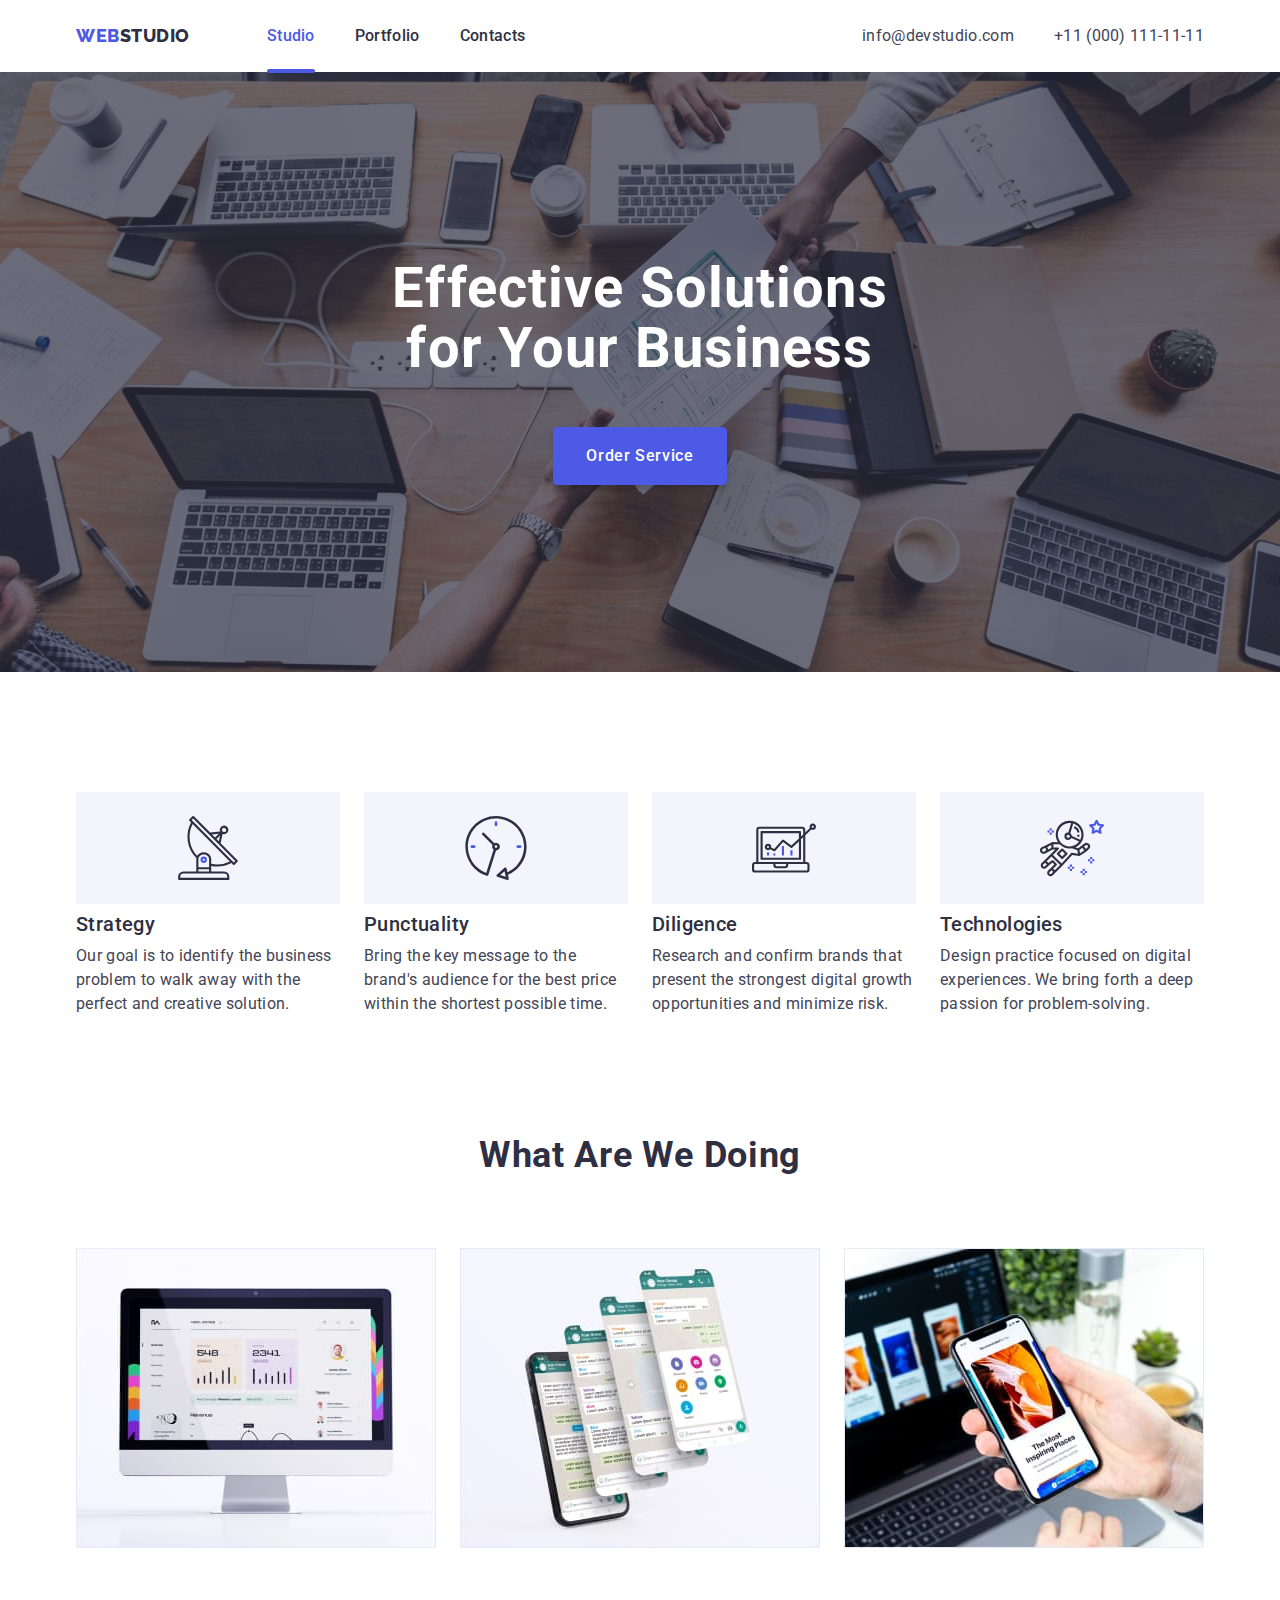
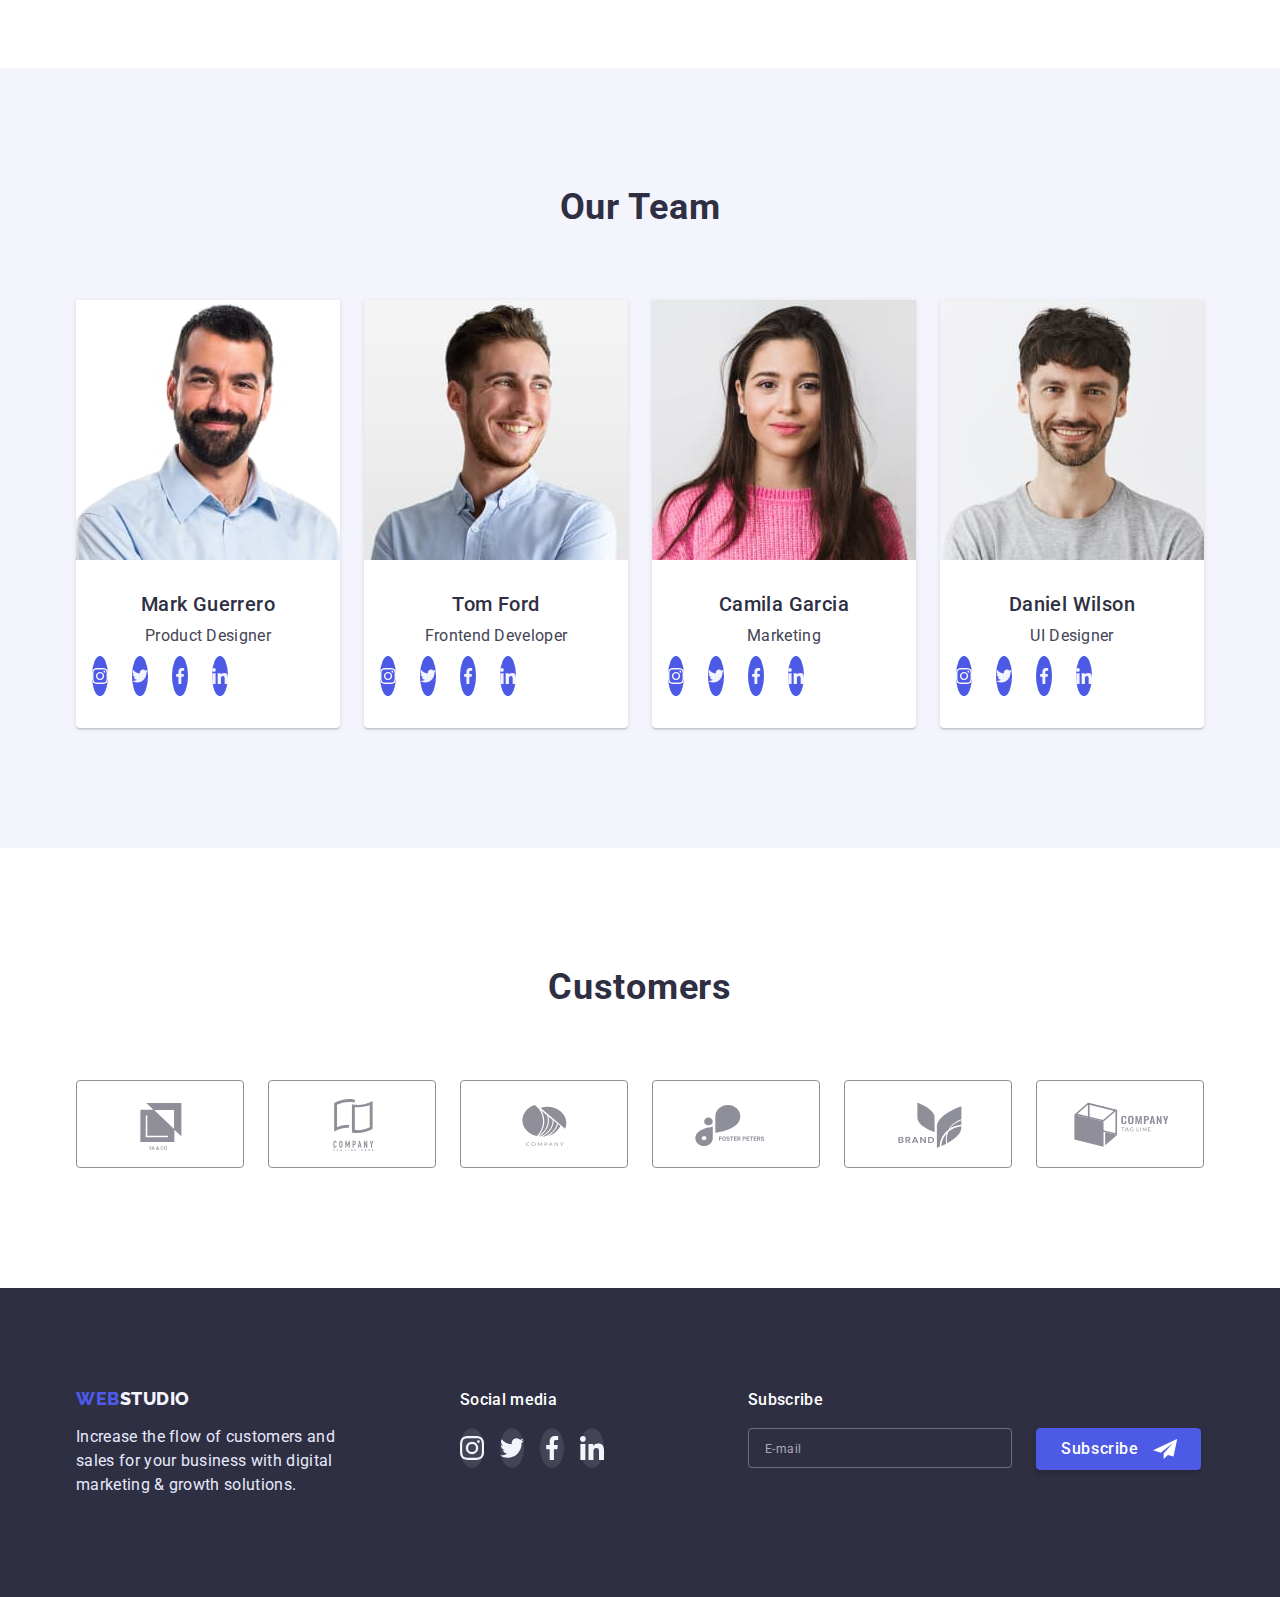
<file: index.html>
<!DOCTYPE html>
<html lang="en">
  <head>
    <meta charset="UTF-8" />
    <meta http-equiv="X-UA-Compatible" content="IE=edge" />
    <meta name="viewport" content="width=device-width, initial-scale=1.0" />
    <link rel="preconnect" href="https://fonts.googleapis.com" />
    <link rel="preconnect" href="https://fonts.gstatic.com" crossorigin />

    <link
      href="https://fonts.googleapis.com/css2?family=Raleway:wght@800&family=Roboto:wght@400;500;700&display=swap"
      rel="stylesheet"
    />
    <link
      rel="stylesheet"
      href="https://cdnjs.cloudflare.com/ajax/libs/modern-normalize/1.1.0/modern-normalize.min.css"
    />
    <!-- <link
    rel="stylesheet"
    href="./css/normal.css"
  /> -->
    <link rel="stylesheet" href="./css/styles.css" />
    <link rel="stylesheet" href="./css/mobil.css" />
    <link rel="stylesheet" href="./css/tablet.css" />
    <link rel="stylesheet" href="./css/desktop.css" />
    <title>WebStudio</title>
  </head>

  <body>
    <header class="header">
      <div class="container">
        <a class="header-logo link" href="./index.html">
          <span class="logo-web"> WEB</span>STUDIO</a
        >
        <nav class="header-navigation">
          <ul class="navigation-list list">
            <li class="navigation-item">
              <a class="item-link link current" href="./index.html">Studio</a>
            </li>
            <li class="navigation-item">
              <a class="item-link link" href="./portfolio.html">Portfolio</a>
            </li>
            <li class="navigation-item">
              <a class="item-link link" href="#">Contacts</a>
            </li>
          </ul>
        </nav>

        <ul class="header-contacts list">
          <li class="contacts-item">
            <a class="contacts-link link" href="mailto:info@devstudio.com"
              >info@devstudio.com</a
            >
          </li>
          <li class="contacts-item">
            <a class="contacts-link link" href="tel:+110001111111"
              >+11 (000) 111-11-11</a
            >
          </li>
        </ul>

        <button type="button" class="menu-open" data-menu-open>
          <svg class="menu-open-icon" width="32" height="22">
            <use href="./images/symbol-defs.svg#icon-menu"></use>
          </svg>
        </button>

        <div class="mob-menu is-hidden" data-menu>
          <div class="container">
            <div>
              <!-- <div class="menu-close"> -->
              <button type="button" class="menu-close" data-menu-close>
                <svg class="menu-close-icon" width="8" height="8">
                  <use href="./images/symbol-defs.svg#icon-close"></use>
                </svg>
              </button>
              <!-- </div> -->
              <nav>
                <ul class="mob-menu-list list">
                  <li class="mob-menu-item">
                    <a class="item-link link" href="./index.html">Studio</a>
                  </li>
                  <li class="mob-menu-item">
                    <a class="item-link link" href="./portfolio.html"
                      >Portfolio</a
                    >
                  </li>
                  <li class="mob-menu-item">
                    <a class="item-link link current" href="#">Contacts</a>
                  </li>
                </ul>
              </nav>
            </div>

            <div>
              <ul class="mob-menu-contacts list">
                <li class="mob-menu-contacts-item-tel">
                  <a
                    class="mob-menu-contacts-link-tel link"
                    href="tel:+110001111111"
                    >+11 (000) 111-11-11</a
                  >
                </li>

                <li class="mob-menu-contacts-item">
                  <a
                    class="mob-menu-contacts-link link"
                    href="mailto:info@devstudio.com"
                    >info@devstudio.com</a
                  >
                </li>
              </ul>

              <ul class="mob-menu-soc-list list">
                <li class="mob-menu-soc-item">
                  <a href="" class="mob-menu-soc-link link"
                    ><svg class="mob-menu-soc-icon" width="24" height="24">
                      <use href="./images/symbol-defs.svg#icon-instagram"></use>
                    </svg>
                  </a>
                </li>
                <li class="mob-menu-soc-item">
                  <a href="" class="mob-menu-soc-link link"
                    ><svg class="mob-menu-soc-icon" width="24" height="24">
                      <use href="./images/symbol-defs.svg#icon-twitter"></use>
                    </svg>
                  </a>
                </li>
                <li class="mob-menu-soc-item">
                  <a href="" class="mob-menu-soc-link link"
                    ><svg class="mob-menu-soc-icon" width="24" height="24">
                      <use href="./images/symbol-defs.svg#icon-facebook"></use>
                    </svg>
                  </a>
                </li>
                <li class="mob-menu-soc-item">
                  <a href="" class="mob-menu-soc-link link"
                    ><svg class="mob-menu-soc-icon" width="24" height="24">
                      <use href="./images/symbol-defs.svg#icon-linkedin"></use>
                    </svg>
                  </a>
                </li>
              </ul>
            </div>
          </div>
        </div>
      </div>
    </header>

    <main>
      <!-- Hero -->
      <div>
        <section class="hero">
          <div class="container hero-text">
            <h1 class="hero-title">Effective Solutions for Your Business</h1>
            <button class="hero-btn btn" type="button" data-modal-open>
              Order Service
            </button>
          </div>
        </section>
      </div>
      <!-- Advantages -->
      <section class="advantages section">
        <div class="container">
          <h2 class="advantages-title visually-hidden">Advantages</h2>
          <ul class="advantages-list list">
            <li class="advantages-item icon-strategy">
              <h3 class="item-title">Strategy</h3>
              <p class="item-text">
                Our goal is to identify the business problem to walk away with
                the perfect and creative solution.
              </p>
            </li>
            <li class="advantages-item icon-punctuality">
              <h3 class="item-title">Punctuality</h3>
              <p class="item-text">
                Bring the key message to the brand's audience for the best price
                within the shortest possible time.
              </p>
            </li>
            <li class="advantages-item icon-diligence">
              <h3 class="item-title">Diligence</h3>
              <p class="item-text">
                Research and confirm brands that present the strongest digital
                growth opportunities and minimize risk.
              </p>
            </li>
            <li class="advantages-item icon-technologies">
              <h3 class="item-title">Technologies</h3>
              <p class="item-text">
                Design practice focused on digital experiences. We bring forth a
                deep passion for problem-solving.
              </p>
            </li>
          </ul>
        </div>
      </section>
      <!-- Works -->
      <section class="works section">
        <div class="container">
          <h2 class="works-title title">What Are We Doing</h2>
          <ul class="works-list list">
            <li class="works-item">
              <img
                src="./images/img_1.jpg"
                alt="websites"
                srcset="./images/img_1.jpg 1x, ./images/img_1@2x.jpg 2x"
                width="360"
              />
            </li>
            <li class="works-item">
              <img
                src="./images/img_2.jpg"
                alt="messengers"
                srcset="./images/img_2.jpg 1x, ./images/img_2@2x.jpg 2x"
                width="360"
              />
            </li>
            <li class="works-item">
              <img
                src="./images/img_3.jpg"
                alt="mobile applications"
                srcset="./images/img_3.jpg 1x, ./images/img_3@2x.jpg 2x"
                width="360"
              />
            </li>
          </ul>
        </div>
      </section>
      <!-- Team -->
      <section class="team section">
        <div class="container">
          <h2 class="team-title title">Our Team</h2>
          <ul class="team-list list">
            <li class="team-item">
              <div class="team-card">
                <img
                  src="./images/guerrero.jpg"
                  alt="photo Mark Guerrero"
                  srcset="./images/guerrero.jpg 1x, ./images/guerrero@2x.jpg 2x"
                  width="264"
                />
                <div class="team-card-content">
                  <h3 class="item-title">Mark Guerrero</h3>
                  <p class="item-text">Product Designer</p>
                  <ul class="team-soc-list list">
                    <li class="team-soc-item">
                      <a href="" class="team-soc-link link"
                        ><svg class="team-soc-icon" width="16" height="16">
                          <use
                            href="./images/symbol-defs.svg#icon-instagram"
                          ></use>
                        </svg>
                      </a>
                    </li>
                    <li class="team-soc-item">
                      <a href="" class="team-soc-link link"
                        ><svg class="team-soc-icon" width="16" height="16">
                          <use
                            href="./images/symbol-defs.svg#icon-twitter"
                          ></use>
                        </svg>
                      </a>
                    </li>
                    <li class="team-soc-item">
                      <a href="" class="team-soc-link link"
                        ><svg class="team-soc-icon" width="16" height="16">
                          <use
                            href="./images/symbol-defs.svg#icon-facebook"
                          ></use>
                        </svg>
                      </a>
                    </li>
                    <li class="team-soc-item">
                      <a href="" class="team-soc-link link"
                        ><svg class="team-soc-icon" width="16" height="16">
                          <use
                            href="./images/symbol-defs.svg#icon-linkedin"
                          ></use>
                        </svg>
                      </a>
                    </li>
                  </ul>
                </div>
              </div>
            </li>
            <li class="team-item">
              <div class="team-card">
                <img
                  src="./images/ford.jpg"
                  alt="photo Tom Ford"
                  srcset="./images/ford.jpg 1x, ./images/ford@2x.jpg 2x"
                  width="264"
                />
                <div class="team-card-content">
                  <h3 class="item-title">Tom Ford</h3>
                  <p class="item-text">Frontend Developer</p>
                  <ul class="team-soc-list list">
                    <li class="team-soc-item">
                      <a href="" class="team-soc-link link"
                        ><svg class="team-soc-icon" width="16" height="16">
                          <use
                            href="./images/symbol-defs.svg#icon-instagram"
                          ></use>
                        </svg>
                      </a>
                    </li>
                    <li class="team-soc-item">
                      <a href="" class="team-soc-link link"
                        ><svg class="team-soc-icon" width="16" height="16">
                          <use
                            href="./images/symbol-defs.svg#icon-twitter"
                          ></use>
                        </svg>
                      </a>
                    </li>
                    <li class="team-soc-item">
                      <a href="" class="team-soc-link link"
                        ><svg class="team-soc-icon" width="16" height="16">
                          <use
                            href="./images/symbol-defs.svg#icon-facebook"
                          ></use>
                        </svg>
                      </a>
                    </li>
                    <li class="team-soc-item">
                      <a href="" class="team-soc-link link"
                        ><svg class="team-soc-icon" width="16" height="16">
                          <use
                            href="./images/symbol-defs.svg#icon-linkedin"
                          ></use>
                        </svg>
                      </a>
                    </li>
                  </ul>
                </div>
              </div>
            </li>
            <li class="team-item">
              <div class="team-card">
                <img
                  src="./images/garcia.jpg"
                  alt="photo Camila Garcia"
                  srcset="./images/garcia.jpg 1x, ./images/garcia@2x.jpg 2x"
                  width="264"
                />
                <div class="team-card-content">
                  <h3 class="item-title">Camila Garcia</h3>
                  <p class="item-text">Marketing</p>
                  <ul class="team-soc-list list">
                    <li class="team-soc-item">
                      <a href="" class="team-soc-link link"
                        ><svg class="team-soc-icon" width="16" height="16">
                          <use
                            href="./images/symbol-defs.svg#icon-instagram"
                          ></use>
                        </svg>
                      </a>
                    </li>
                    <li class="team-soc-item">
                      <a href="" class="team-soc-link link"
                        ><svg class="team-soc-icon" width="16" height="16">
                          <use
                            href="./images/symbol-defs.svg#icon-twitter"
                          ></use>
                        </svg>
                      </a>
                    </li>
                    <li class="team-soc-item">
                      <a href="" class="team-soc-link link"
                        ><svg class="team-soc-icon" width="16" height="16">
                          <use
                            href="./images/symbol-defs.svg#icon-facebook"
                          ></use>
                        </svg>
                      </a>
                    </li>
                    <li class="team-soc-item">
                      <a href="" class="team-soc-link link"
                        ><svg class="team-soc-icon" width="16" height="16">
                          <use
                            href="./images/symbol-defs.svg#icon-linkedin"
                          ></use>
                        </svg>
                      </a>
                    </li>
                  </ul>
                </div>
              </div>
            </li>
            <li class="team-item">
              <div class="team-card">
                <img
                  src="./images/wilson.jpg"
                  alt="photo Daniel Wilson"
                  srcset="./images/wilson.jpg 1x, ./images/wilson@2x.jpg 2x"
                  width="264"
                />
                <div class="team-card-content">
                  <h3 class="item-title">Daniel Wilson</h3>
                  <p class="item-text">UI Designer</p>
                  <ul class="team-soc-list list">
                    <li class="team-soc-item">
                      <a href="" class="team-soc-link link"
                        ><svg class="team-soc-icon" width="16" height="16">
                          <use
                            href="./images/symbol-defs.svg#icon-instagram"
                          ></use>
                        </svg>
                      </a>
                    </li>
                    <li class="team-soc-item">
                      <a href="" class="team-soc-link link"
                        ><svg class="team-soc-icon" width="16" height="16">
                          <use
                            href="./images/symbol-defs.svg#icon-twitter"
                          ></use>
                        </svg>
                      </a>
                    </li>
                    <li class="team-soc-item">
                      <a href="" class="team-soc-link link"
                        ><svg class="team-soc-icon" width="16" height="16">
                          <use
                            href="./images/symbol-defs.svg#icon-facebook"
                          ></use>
                        </svg>
                      </a>
                    </li>
                    <li class="team-soc-item">
                      <a href="" class="team-soc-link link"
                        ><svg class="team-soc-icon" width="16" height="16">
                          <use
                            href="./images/symbol-defs.svg#icon-linkedin"
                          ></use>
                        </svg>
                      </a>
                    </li>
                  </ul>
                </div>
              </div>
            </li>
          </ul>
        </div>
      </section>

      <!-- Customers -->
      <section class="customers section">
        <div class="container">
          <h2 class="customers-title title">Customers</h2>
          <ul class="customers-list list">
            <li class="customers-item">
              <a href="" class="customers-link link">
                <svg class="customers-icon" width="104" height="56">
                  <use href="./images/symbol-defs.svg#icon-logo1"></use>
                </svg>
              </a>
            </li>
            <li class="customers-item">
              <a href="" class="customers-link link">
                <svg class="customers-icon" width="104" height="56">
                  <use href="./images/symbol-defs.svg#icon-logo2"></use>
                </svg>
              </a>
            </li>
            <li class="customers-item">
              <a href="" class="customers-link link">
                <svg class="customers-icon" width="104" height="56">
                  <use href="./images/symbol-defs.svg#icon-logo3"></use>
                </svg>
              </a>
            </li>
            <li class="customers-item">
              <a href="" class="customers-link link">
                <svg class="customers-icon" width="104" height="56">
                  <use href="./images/symbol-defs.svg#icon-logo4"></use>
                </svg>
              </a>
            </li>
            <li class="customers-item">
              <a href="" class="customers-link link">
                <svg class="customers-icon" width="104" height="56">
                  <use href="./images/symbol-defs.svg#icon-logo5"></use>
                </svg>
              </a>
            </li>
            <li class="customers-item">
              <a href="" class="customers-link link">
                <svg class="customers-icon" width="104" height="56">
                  <use href="./images/symbol-defs.svg#icon-logo6"></use>
                </svg>
              </a>
            </li>
          </ul>
        </div>
      </section>
    </main>

    <footer>
      <div class="footer">
        <div class="container">
          <div class="footer-tegline">
            <a class="tagline-logo link" href="./index.html">
              <span class="logo-web"> WEB</span>STUDIO</a
            >
            <p class="tagline-text">
              Increase the flow of customers and sales for your business with
              digital marketing & growth solutions.
            </p>
          </div>

          <div class="footer-social">
            <h2 class="footer-soc-title footer-title">Social media</h2>
            <ul class="footer-soc-list list">
              <li class="footer-soc-item">
                <a href="" class="footer-soc-link link"
                  ><svg class="footer-soc-icon" width="24" height="24">
                    <use href="./images/symbol-defs.svg#icon-instagram"></use>
                  </svg>
                </a>
              </li>
              <li class="footer-soc-item">
                <a href="" class="footer-soc-link link"
                  ><svg class="footer-soc-icon" width="24" height="24">
                    <use href="./images/symbol-defs.svg#icon-twitter"></use>
                  </svg>
                </a>
              </li>
              <li class="footer-soc-item">
                <a href="" class="footer-soc-link link"
                  ><svg class="footer-soc-icon" width="24" height="24">
                    <use href="./images/symbol-defs.svg#icon-facebook"></use>
                  </svg>
                </a>
              </li>
              <li class="footer-soc-item">
                <a href="" class="footer-soc-link link"
                  ><svg class="footer-soc-icon" width="24" height="24">
                    <use href="./images/symbol-defs.svg#icon-linkedin"></use>
                  </svg>
                </a>
              </li>
            </ul>
          </div>

          <div class="footer-subscribe">
            <h2 class="footer-subscribe-title footer-title">Subscribe</h2>
            <form class="footer-form">
              <input
                type="email"
                class="footer-form-input input-item"
                name="email"
                placeholder="E-mail"
                required
              />
              <div class="footer-subscribe-wrap">
                <button type="submit" class="subscribe-btn btn">
                  Subscribe
                </button>
                <svg class="footer-submit-icon" width="24" height="24">
                  <use href="./images/symbol-defs.svg#icon-icon_send"></use>
                </svg>
              </div>
            </form>
          </div>
        </div>
      </div>
    </footer>

    <div class="backdrop is-hidden" data-modal>
      <div class="modal">
        <button type="button" class="modal-close" data-modal-close>
          <svg class="modal-close-icon" width="8" height="8">
            <use href="./images/symbol-defs.svg#icon-close"></use>
          </svg>
        </button>
        <p class="modal-title">Leave your contacts and we will call you back</p>
        <form class="modal-form">
          <div class="modal-field">
            <label for="user-name" class="modal-input-label">Name</label>

            <div class="input-wrap">
              <input
                type="text"
                class="modal-input input-item"
                name="user-name"
                id="user-name"
                required
              />
              <svg class="modal-input-icon" width="12" height="12">
                <use href="./images/symbol-defs.svg#icon-person"></use>
              </svg>
            </div>
          </div>

          <div class="modal-field">
            <label for="user-phone" class="modal-input-label">Phone</label>

            <div class="input-wrap">
              <input
                type="text"
                class="modal-input input-item"
                name="user-phone"
                id="user-phone"
                required
              />
              <svg class="modal-input-icon" width="13" height="13">
                <use href="./images/symbol-defs.svg#icon-phone"></use>
              </svg>
            </div>
          </div>

          <div class="modal-field">
            <label for="user-email" class="modal-input-label">Email</label>

            <div class="input-wrap">
              <input
                type="text"
                class="modal-input input-item"
                name="user-email"
                id="user-email"
                required
              />
              <svg class="modal-input-icon" width="15" height="12">
                <use href="./images/symbol-defs.svg#icon-mail"></use>
              </svg>
            </div>
          </div>

          <div class="modal-field text">
            <label for="user-email" class="modal-input-label">Comment</label>

            <textarea
              name="comment"
              class="modal-text input-item"
              placeholder="Text input"
            ></textarea>
          </div>

          <div class="modal-field checkbox">
            <input
              type="checkbox"
              class="modal-input visually-hidden"
              name="accept_pp"
              id="accept_pp"
              value="true"
            />

            <label for="accept_pp" class="check-text">
              <span>
                <svg class="check-icon" width="10" height="8">
                  <use href="./images/symbol-defs.svg#icon-check"></use>
                </svg>
              </span>
              I accept the terms and conditions of the&nbsp;<a
                href="#"
                class="modal-link link"
                >Privacy Policy</a
              ></label
            >
          </div>

          <div class="modal-submit">
            <button type="submit" class="modal-form-btn btn">Send</button>
          </div>
        </form>
      </div>
    </div>

    <script src="./js/modal.js"></script>
    <script src="./js/menu.js"></script>
  </body>
</html>
</file>
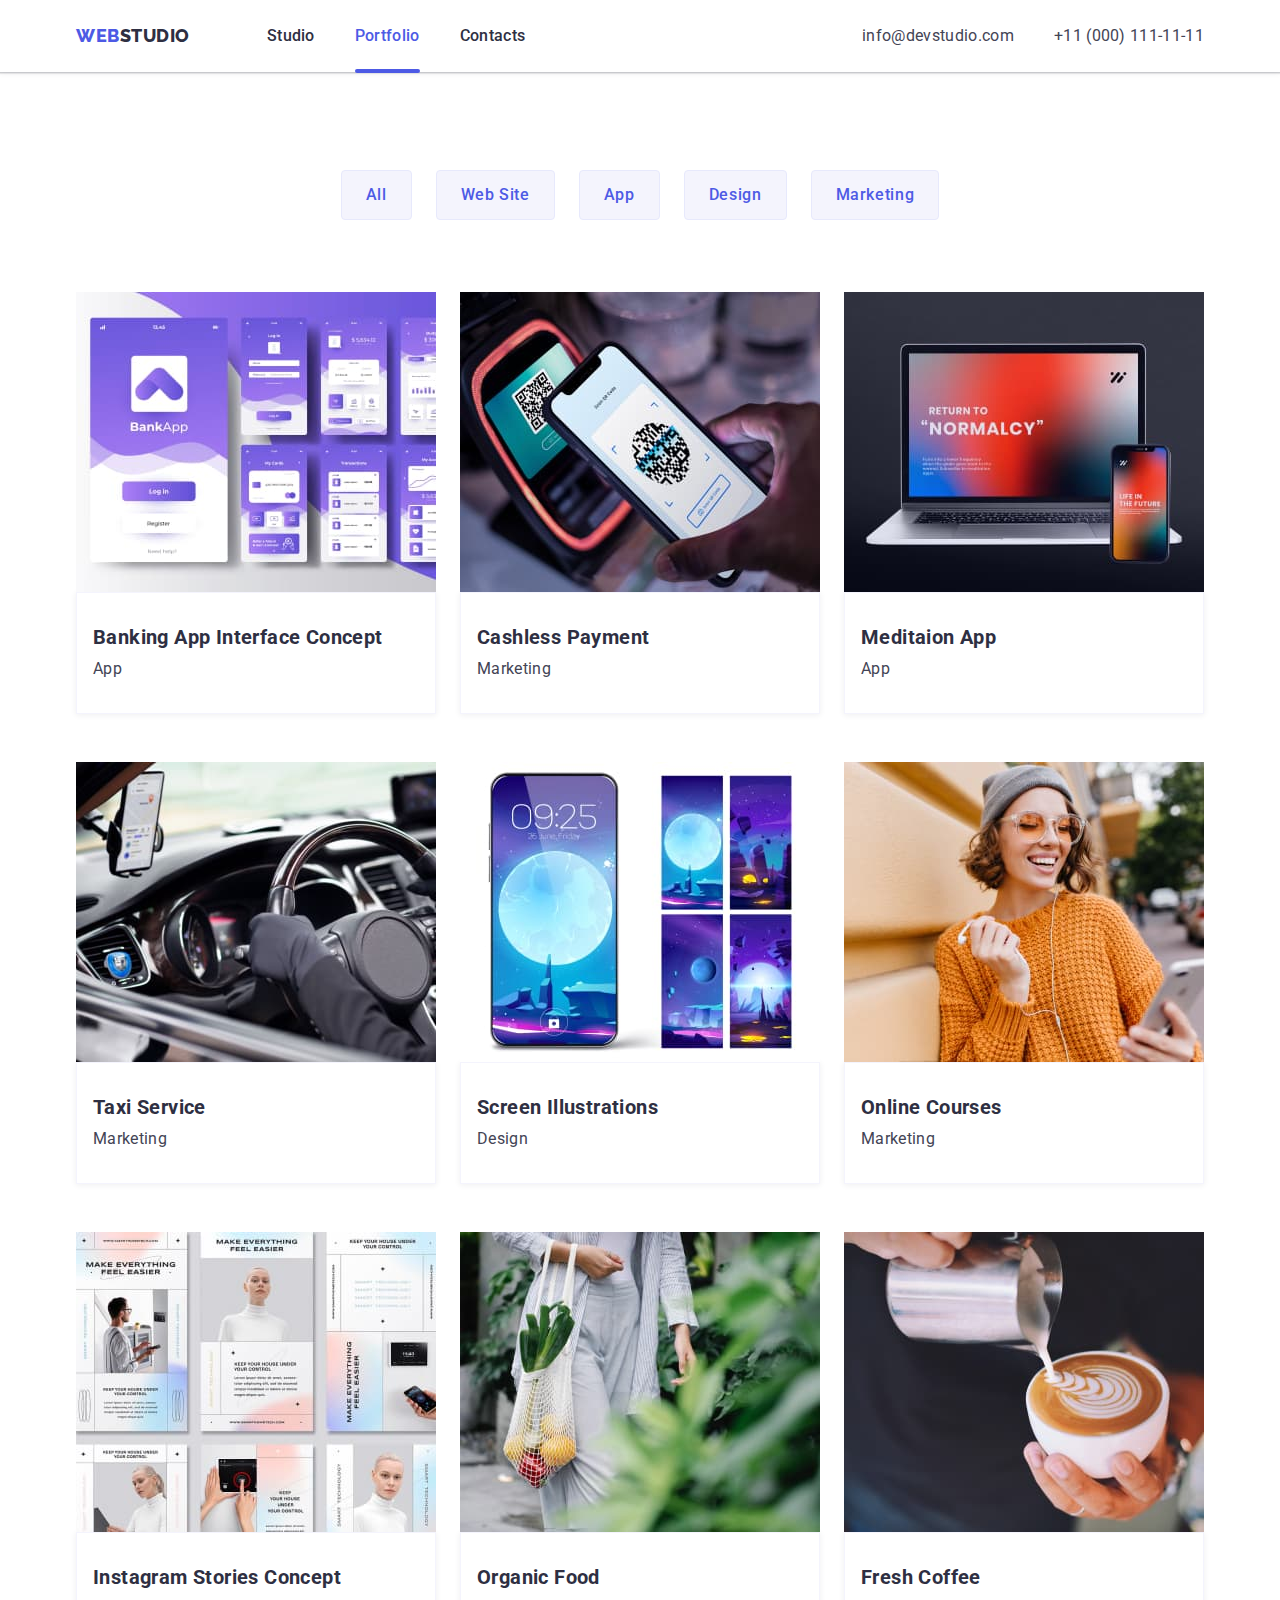
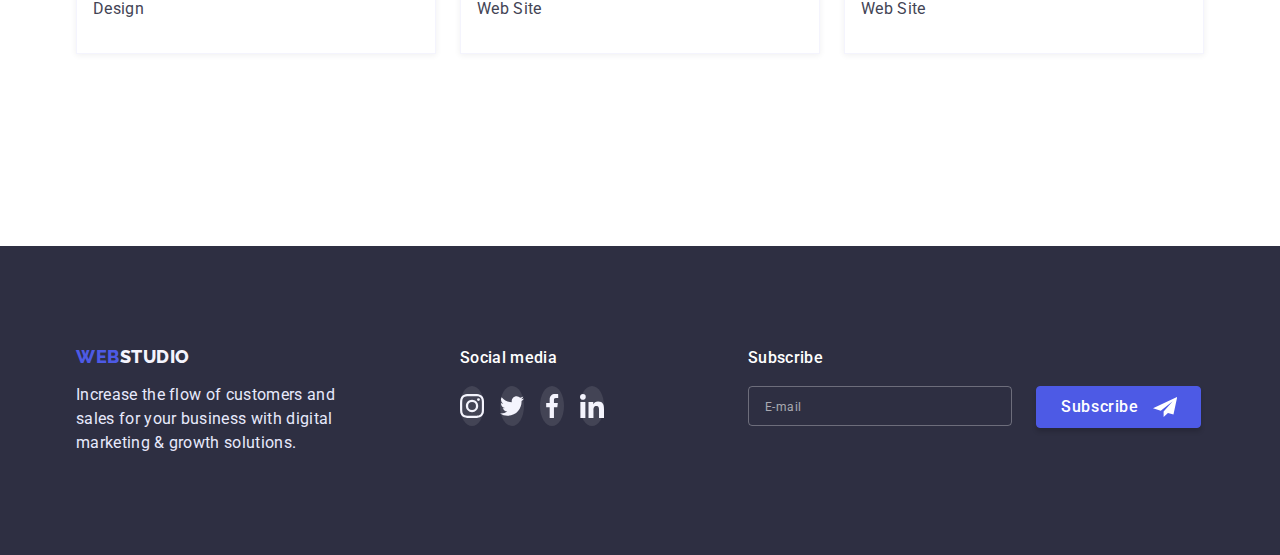
<file: portfolio.html>
<!DOCTYPE html>
<html lang="en">
  <head>
    <meta charset="UTF-8" />
    <meta http-equiv="X-UA-Compatible" content="IE=edge" />
    <meta name="viewport" content="width=device-width, initial-scale=1.0" />
    <link rel="preconnect" href="https://fonts.googleapis.com" />
    <link rel="preconnect" href="https://fonts.gstatic.com" crossorigin />

    <link
      href="https://fonts.googleapis.com/css2?family=Raleway:wght@800&family=Roboto:wght@400;500;700&display=swap"
      rel="stylesheet"
    />
    <link
      rel="stylesheet"
      href="https://cdnjs.cloudflare.com/ajax/libs/modern-normalize/1.1.0/modern-normalize.min.css"
    />
    <link rel="stylesheet" href="./css/styles.css" />
    <link rel="stylesheet" href="./css/mobil.css" />
    <link rel="stylesheet" href="./css/tablet.css" />
    <link rel="stylesheet" href="./css/desktop.css" />
    <title>WebStudio Portfolio</title>
  </head>

  <body>
    <header class="header">
      <div class="container">
        <a class="header-logo link" href="./index.html">
          <span class="logo-web"> WEB</span>STUDIO</a
        >
        <nav class="header-navigation">
          <ul class="navigation-list list">
            <li class="navigation-item">
              <a class="item-link link " href="./index.html">Studio</a>
            </li>
            <li class="navigation-item">
              <a class="item-link link current" href="./portfolio.html">Portfolio</a>
            </li>
            <li class="navigation-item">
              <a class="item-link link" href="#">Contacts</a>
            </li>
          </ul>
        </nav>

        <ul class="header-contacts list">
          <li class="contacts-item">
            <a class="contacts-link link" href="mailto:info@devstudio.com"
              >info@devstudio.com</a
            >
          </li>
          <li class="contacts-item">
            <a class="contacts-link link" href="tel:+110001111111"
              >+11 (000) 111-11-11</a
            >
          </li>
        </ul>

        <button type="button" class="menu-open" data-menu-open>
          <svg class="menu-open-icon" width="32" height="22">
            <use href="./images/symbol-defs.svg#icon-menu"></use>
          </svg>
        </button>

        <div class="mob-menu is-hidden" data-menu>
          <div class="container">
            <div>
              <!-- <div class="menu-close"> -->
              <button type="button" class="menu-close" data-menu-close>
                <svg class="menu-close-icon" width="8" height="8">
                  <use href="./images/symbol-defs.svg#icon-close"></use>
                </svg>
              </button>
              <!-- </div> -->
              <nav>
                <ul class="mob-menu-list list">
                  <li class="mob-menu-item">
                    <a class="item-link link" href="./index.html">Studio</a>
                  </li>
                  <li class="mob-menu-item">
                    <a class="item-link link" href="./portfolio.html"
                      >Portfolio</a
                    >
                  </li>
                  <li class="mob-menu-item">
                    <a class="item-link link current" href="#">Contacts</a>
                  </li>
                </ul>
              </nav>
            </div>

            <div>
              <ul class="mob-menu-contacts list">
                <li class="mob-menu-contacts-item-tel">
                  <a
                    class="mob-menu-contacts-link-tel link"
                    href="tel:+110001111111"
                    >+11 (000) 111-11-11</a
                  >
                </li>

                <li class="mob-menu-contacts-item">
                  <a
                    class="mob-menu-contacts-link link"
                    href="mailto:info@devstudio.com"
                    >info@devstudio.com</a
                  >
                </li>
              </ul>

              <ul class="mob-menu-soc-list list">
                <li class="mob-menu-soc-item">
                  <a href="" class="mob-menu-soc-link link"
                    ><svg class="mob-menu-soc-icon" width="24" height="24">
                      <use href="./images/symbol-defs.svg#icon-instagram"></use>
                    </svg>
                  </a>
                </li>
                <li class="mob-menu-soc-item">
                  <a href="" class="mob-menu-soc-link link"
                    ><svg class="mob-menu-soc-icon" width="24" height="24">
                      <use href="./images/symbol-defs.svg#icon-twitter"></use>
                    </svg>
                  </a>
                </li>
                <li class="mob-menu-soc-item">
                  <a href="" class="mob-menu-soc-link link"
                    ><svg class="mob-menu-soc-icon" width="24" height="24">
                      <use href="./images/symbol-defs.svg#icon-facebook"></use>
                    </svg>
                  </a>
                </li>
                <li class="mob-menu-soc-item">
                  <a href="" class="mob-menu-soc-link link"
                    ><svg class="mob-menu-soc-icon" width="24" height="24">
                      <use href="./images/symbol-defs.svg#icon-linkedin"></use>
                    </svg>
                  </a>
                </li>
              </ul>
            </div>
          </div>
        </div>
      </div>
    </header>

    <main>
      <h2 class="title visually-hidden">Projects made by the WebStudio</h2>
      <section class="poject section">
        <div class="container">
          <ul class="filet-list list">
            <li class="filter-item">
              <button class="filter-btn" type="button">All</button>
            </li>
            <li class="filter-item">
              <button class="filter-btn" type="button">Web Site</button>
            </li>
            <li class="filter-item">
              <button class="filter-btn" type="button">App</button>
            </li>
            <li class="filter-item">
              <button class="filter-btn" type="button">Design</button>
            </li>
            <li class="filter-item">
              <button class="filter-btn" type="button">Marketing</button>
            </li>
          </ul>

          <ul class="project-list list">
            <li class="project-list-item">
              <div class="project-card">
                <div class="project-top-wrap">
                  <img
                    src="./images/banking_app_interface_concept.jpg"
                    alt="Banking applications intrface"
                    width="360"
                  />
                  <p class="project-top-text">
                    14 Stylish and User-Friendly App Design Concepts · Task
                    Manager App · Calorie Tracker App · Exotic Fruit Ecommerce
                    App · Cloud Storage App
                  </p>
                </div>
                <div class="project-card-text">
                  <h3 class="item-title">Banking App Interface Concept</h3>
                  <p class="item-text">App</p>
                </div>
              </div>
            </li>
            <li class="project-list-item">
              <div class="project-card">
                <div class="project-top-wrap">
                  <img
                    src="./images/cashless_payment.jpg"
                    alt="Cashless Payment"
                    width="360"
                  />
                  <p class="project-top-text">
                    14 Stylish and User-Friendly App Design Concepts · Task
                    Manager App · Calorie Tracker App · Exotic Fruit Ecommerce
                    App · Cloud Storage App
                  </p>
                </div>
                <div class="project-card-text">
                  <h3 class="item-title">Cashless Payment</h3>
                  <p class="item-text">Marketing</p>
                </div>
              </div>
            </li>
            <li class="project-list-item">
              <div class="project-card">
                <div class="project-top-wrap">
                  <img
                    src="./images/meditaion-app.jpg"
                    alt="Meditaion App"
                    width="360"
                  />
                  <p class="project-top-text">
                    14 Stylish and User-Friendly App Design Concepts · Task
                    Manager App · Calorie Tracker App · Exotic Fruit Ecommerce
                    App · Cloud Storage App
                  </p>
                </div>
                <div class="project-card-text">
                  <h3 class="item-title">Meditaion App</h3>
                  <p class="item-text">App</p>
                </div>
              </div>
            </li>
            <li class="project-list-item">
              <div class="project-card">
                <div class="project-top-wrap">
                  <img
                    src="./images/taxi-service.jpg"
                    alt="Taxi Service"
                    width="360"
                  />
                  <p class="project-top-text">
                    14 Stylish and User-Friendly App Design Concepts · Task
                    Manager App · Calorie Tracker App · Exotic Fruit Ecommerce
                    App · Cloud Storage App
                  </p>
                </div>
                <div class="project-card-text">
                  <h3 class="item-title">Taxi Service</h3>
                  <p class="item-text">Marketing</p>
                </div>
              </div>
            </li>
            <li class="project-list-item">
              <div class="project-card">
                <div class="project-top-wrap">
                  <img
                    src="./images/screen-illustrations.jpg"
                    alt="Screen Illustrations"
                    width="360"
                  />
                  <p class="project-top-text">
                    14 Stylish and User-Friendly App Design Concepts · Task
                    Manager App · Calorie Tracker App · Exotic Fruit Ecommerce
                    App · Cloud Storage App
                  </p>
                </div>
                <div class="project-card-text">
                  <h3 class="item-title">Screen Illustrations</h3>
                  <p class="item-text">Design</p>
                </div>
              </div>
            </li>
            <li class="project-list-item">
              <div class="project-card">
                <div class="project-top-wrap">
                  <img
                    src="./images/online-courses.jpg"
                    alt="Online Courses"
                    width="360"
                  />
                  <p class="project-top-text">
                    14 Stylish and User-Friendly App Design Concepts · Task
                    Manager App · Calorie Tracker App · Exotic Fruit Ecommerce
                    App · Cloud Storage App
                  </p>
                </div>
                <div class="project-card-text">
                  <h3 class="item-title">Online Courses</h3>
                  <p class="item-text">Marketing</p>
                </div>
              </div>
            </li>
            <li class="project-list-item">
              <div class="project-card">
                <div class="project-top-wrap">
                  <img
                    src="./images/instagram-stories-concept.jpg"
                    alt="Instagram Stories Concept"
                    width="360"
                  />
                  <p class="project-top-text">
                    14 Stylish and User-Friendly App Design Concepts · Task
                    Manager App · Calorie Tracker App · Exotic Fruit Ecommerce
                    App · Cloud Storage App
                  </p>
                </div>
                <div class="project-card-text">
                  <h3 class="item-title">Instagram Stories Concept</h3>
                  <p class="item-text">Design</p>
                </div>
              </div>
            </li>
            <li class="project-list-item">
              <div class="project-card">
                <div class="project-top-wrap">
                  <img
                    src="./images/organic-food.jpg"
                    alt="Organic Food"
                    width="360"
                  />
                  <p class="project-top-text">
                    14 Stylish and User-Friendly App Design Concepts · Task
                    Manager App · Calorie Tracker App · Exotic Fruit Ecommerce
                    App · Cloud Storage App
                  </p>
                </div>
                <div class="project-card-text">
                  <h3 class="item-title">Organic Food</h3>
                  <p class="item-text">Web Site</p>
                </div>
              </div>
            </li>
            <li class="project-list-item">
              <div class="project-card">
                <div class="project-top-wrap">
                  <img
                    src="./images/fresh-coffee.jpg"
                    alt="Fresh Coffee"
                    width="360"
                  />
                  <p class="project-top-text">
                    14 Stylish and User-Friendly App Design Concepts · Task
                    Manager App · Calorie Tracker App · Exotic Fruit Ecommerce
                    App · Cloud Storage App
                  </p>
                </div>
                <div class="project-card-text">
                  <h3 class="item-title">Fresh Coffee</h3>
                  <p class="item-text">Web Site</p>
                </div>
              </div>
            </li>
          </ul>
        </div>
      </section>
    </main>

    <footer>
      <div class="footer">
        <div class="container">
          <div class="footer-tegline">
            <a class="tagline-logo link" href="./index.html">
              <span class="logo-web"> WEB</span>STUDIO</a
            >
            <p class="tagline-text">
              Increase the flow of customers and sales for your business with
              digital marketing & growth solutions.
            </p>
          </div>

          <div class="footer-social">
            <h2 class="footer-soc-title footer-title">Social media</h2>
            <ul class="footer-soc-list list">
              <li class="footer-soc-item">
                <a href="" class="footer-soc-link link"
                  ><svg class="footer-soc-icon" width="24" height="24">
                    <use href="./images/symbol-defs.svg#icon-instagram"></use>
                  </svg>
                </a>
              </li>
              <li class="footer-soc-item">
                <a href="" class="footer-soc-link link"
                  ><svg class="footer-soc-icon" width="24" height="24">
                    <use href="./images/symbol-defs.svg#icon-twitter"></use>
                  </svg>
                </a>
              </li>
              <li class="footer-soc-item">
                <a href="" class="footer-soc-link link"
                  ><svg class="footer-soc-icon" width="24" height="24">
                    <use href="./images/symbol-defs.svg#icon-facebook"></use>
                  </svg>
                </a>
              </li>
              <li class="footer-soc-item">
                <a href="" class="footer-soc-link link"
                  ><svg class="footer-soc-icon" width="24" height="24">
                    <use href="./images/symbol-defs.svg#icon-linkedin"></use>
                  </svg>
                </a>
              </li>
            </ul>
          </div>

          <div class="footer-subscribe">
            <h2 class="footer-subscribe-title footer-title">Subscribe</h2>
            <form class="footer-form">
              <input
                type="email"
                class="footer-form-input input-item"
                name="email"
                placeholder="E-mail"
                required
              />
              <div class="footer-subscribe-wrap">
                <button type="submit" class="subscribe-btn btn">
                  Subscribe
                </button>
                <svg class="footer-submit-icon" width="24" height="24">
                  <use href="./images/symbol-defs.svg#icon-icon_send"></use>
                </svg>
              </div>
            </form>
          </div>
        </div>
      </div>
    </footer>
  </body>
</html>
</file>
<file: css/styles.css>
:root {
  --primery-color: #2e2f42;
  --primery-white-color: #ffffff;
  --accent-color: #4d5ae5;
  --accent-light-color: #f4f4fd;
  --text-color: #434455;
  --text-title-color: #2e2f42;
  --text-light-color: #e7e9fc;
  --logo-customers-color: #8e8f99;
  --primery-hover-color: #404bbf;
  --accent-hover-color: #31d0aa;

  --bg-gradient: linear-gradient(rgba(46, 47, 66, 0.7), rgba(46, 47, 66, 0.7));
  --transition: 250ms cubic-bezier(0.4, 0, 0.2, 1);
}

p,
h1,
h2,
h3,
h4,
h5,
h6 {
  margin: 0;
}
ul,
ol {
  margin: 0;
  padding-left: 0;
}

img {
  display: block;
  max-width: 100%;
  height: auto;

  /* width: 100%; */
}

body {
  font-family: "Roboto", sans-serif;
  font-weight: 400;
  font-size: 16px;
  color: var(--text-color);
}

.list {
  list-style: none;
}

.link {
  display: block;
  text-decoration: none;
}

.visually-hidden {
  position: absolute;
  width: 1px;
  height: 1px;
  margin: -1px;
  border: 0;
  padding: 0;

  white-space: nowrap;
  clip-path: inset(100%);
  clip: rect(0 0 0 0);
  overflow: hidden;
}

.container {
  /* width: 1158px; */
  padding-left: 15px;
  padding-right: 15px;
  margin: 0 auto;
  /* background-color: #c8ee20; */
}

.title {
  font-size: 36px;
  line-height: 1.11;

  text-align: center;
  letter-spacing: 0.02em;
  text-transform: capitalize;

  color: var(--text-title-color);

  margin-bottom: 72px;
}

.item-title {
  font-size: 20px;
  line-height: 1.2;
  color: var(--primery-color);
  letter-spacing: 0.02em;
}

.item-text {
  line-height: 1.5;
  letter-spacing: 0.02em;
}
.section {
  /* padding: 120px 0; */
  padding: 96px 0;
}

.no-scroll {
  overflow: hidden;
}

.is-hidden {
  opacity: 0;
  visibility: hidden;
  pointer-events: none;
}

.btn {
  padding: 16px 32px;
  border: 1px solid var(--accent-color);

  font-family: inherit;
  font-weight: 500;
  font-size: 16px;
  line-height: 1.5;

  letter-spacing: 0.04em;

  background: var(--accent-color);
  color: var(--primery-white-color);

  box-shadow: 0px 4px 4px rgba(0, 0, 0, 0.15);
  border-radius: 4px;
  cursor: pointer;

  transition: background-color var(--transition), border-color var(--transition);
}

.btn:hover,
.btn:focus {
  background-color: var(--primery-hover-color);
  border-color: var(--primery-hover-color);
}

.input-item {
  background-color: transparent;
  outline: none;
}

/* ==============================================
                  General
============================================== */
/* ------------------Header----------------- */

.header {
  background: var(--primery-white-color);
  box-shadow: 0px 2px 1px rgba(46, 47, 66, 0.08),
    0px 1px 1px rgba(46, 47, 66, 0.16), 0px 1px 6px rgba(46, 47, 66, 0.08);
}

.header > .container {
  display: flex;
  justify-content: space-between;
}

.header-logo {
  font-family: "Raleway", sans-serif;
  font-weight: 800;
  font-size: 18px;
  line-height: 1.33;
  letter-spacing: 0.03em;
  text-transform: uppercase;
  color: var(--primery-color);

  padding: 24px 0;
  margin-right: 77px;
}

.logo-web {
  color: var(--accent-color);
}

.header-navigation,
.header-contacts {
  display: none;
}

.item-link {
  color: var(--primery-color);
  transition: color var(--transition);
}

.menu-open {
  background-color: transparent;
  border: none;
}

.menu-open-icon {
  stroke: var(--primery-color);
}

.mob-menu {
  position: fixed;
  top: 0;
  left: 0;
  z-index: 1;
  width: 100vw;
  height: 100vh;

  background-color: #ffffff;
}
.menu-close {
  width: 24px;
  height: 24px;
  /* padding: 0; */
  display: flex;
  align-items: center;
  justify-content: center;

  background-color: var(--text-light-color);
  border: 1px solid rgba(0, 0, 0, 0.1);
  border-radius: 50%;

  margin-left: auto;
  margin-bottom: 16px;
}

.mob-menu-list {
  margin-bottom: 50px;
}

.mob-menu > .container {
  height: 100%;
  padding: 40px;
  display: flex;
  flex-direction: column;
  justify-content: space-between;
  overflow: auto;
}

.mob-menu-item:not(:last-child) {
  margin-bottom: 24px;
}
.mob-menu-item {
  font-weight: 700;
  font-size: 36px;
  line-height: 1.11;

  letter-spacing: 0.02em;
}

.item-link.current {
  color: var(--accent-color);
}

.mob-menu-contacts-item-tel {
  font-weight: 600;
  font-size: 22px;
  line-height: 1.11;

  color: var(--accent-color);
  margin-bottom: 40px;
}

.mob-menu-contacts-item {
  font-weight: 500;
  font-size: 20px;
  line-height: 1.2;

  letter-spacing: 0.02em;
  color: var(--text-color);
  margin-bottom: 48px;
  text-decoration-color: none;
}

.mob-menu-contacts-link {
  color: var(--text-color);
  transition: color var(--transition);
}

.mob-menu-soc-list {
  display: flex;
  min-width: 250px;
  max-width: 328px;
  gap: 30px;
}

.mob-menu-soc-item {
  width: calc((100% -160px) / 4);
  height: 40px;
}

.mob-menu-soc-link {
  display: flex;
  align-items: center;
  justify-content: center;

  width: 100%;
  height: 100%;

  background-color: var(--accent-color);
  border-radius: 50%;

  transition: background-color var(--transition);
}

.mob-menu-soc-icon {
  fill: var(--accent-light-color);
}

/* -----------------Footer-------------------- */

.footer {
  padding: 96px 0;
  background-color: var(--primery-color);
}

.footer > .container {
  display: flex;
  flex-wrap: wrap;
  gap: 72px;
  justify-content: center;
  /* align-content: center; */
}
.footer-tegline {
  max-width: 268px;
  /* margin-right: 120px; */
}

.tagline-logo {
  font-family: "Raleway", sans-serif;
  font-weight: 800;
  font-size: 18px;
  line-height: 1.17;
  letter-spacing: 0.03em;
  text-align: center;
  text-transform: uppercase;
  color: var(--accent-light-color);
}

.tagline-text {
  margin-top: 16px;

  line-height: 1.5;
  letter-spacing: 0.02em;
  color: var(--text-light-color);
}

.footer-social {
  width: 208px;
  /* margin-right: 80px; */
}
.footer-title {
  font-weight: 500;
  font-size: 16px;
  line-height: 1.5;
  letter-spacing: 0.02em;
  text-align: center;
  color: var(--primery-white-color);

  margin-bottom: 16px;
}

.footer-soc-list {
  display: flex;
  gap: 16px;

  margin-top: 16px;
}

.footer-soc-item {
  width: calc((100% -48px) / 4);
  height: 40px;
}

.footer-soc-link {
  display: flex;
  align-items: center;
  justify-content: center;

  width: 100%;
  height: 100%;

  background-color: rgba(255, 255, 255, 0.1);
  border-radius: 50%;

  transition: background-color var(--transition);
}

.footer-soc-icon {
  fill: var(--accent-light-color);
}

.footer-soc-link:hover,
.footer-soc-link:focus {
  background-color: var(--accent-hover-color);
}
.footer-form {
  display: flex;
  flex-wrap: wrap;
  gap: 16px;
}
.footer-form-input {
  width: 100%;
  height: 40px;
  padding-left: 16px;
  border: 1px solid rgba(255, 255, 255, 0.3);
  border-radius: 4px;
  color: var(--text-light-color);
}

.footer-form-input::placeholder {
  font-size: 12px;
  line-height: 2;
  letter-spacing: 0.04em;

  color: rgba(255, 255, 255, 0.6);
}

.subscribe-btn {
  min-width: 165px;
  padding: 8px 24px;
  text-align: left;
}

.footer-subscribe-wrap {
  position: relative;
  margin: auto;
}

.footer-submit-icon {
  position: absolute;
  top: 50%;
  transform: translateY(-50%);
  right: 24px;

  fill: var(--primery-white-color);
}

/* ==============================================
                  Index
============================================== */

/* --------------Hero----------- */

.hero {
  text-align: center;
  margin: 0 auto;
  padding: 112px 0;
  max-width: 428px;
  height: 432px;
  background-color: var(--primery-color);

  background-image: var(--bg-gradient), url(../images/people-office-mob.jpg);
  background-size: cover;
  background-position: center;
  background-repeat: no-repeat;
}

@media (min-device-pixel-ratio: 2),
  (min-resolution: 192dpi),
  (min-resolution: 2dppx) {
  .hero {
    background-image: var(--bg-gradient),
      url(../images/people-office-mob@2x.jpg);
  }
}

.hero-text {
  max-width: 350px;
}

.hero-title {
  margin-bottom: 72px;

  font-size: 36px;
  font-weight: 700;
  line-height: 1.11;

  text-align: center;
  letter-spacing: 0.02em;
  color: var(--primery-white-color);
}

/* -------------------Advantages------------------- */

.advantages-list {
  display: flex;
  flex-wrap: wrap;
  gap: 72px;
}
.advantages-item {
  width: 100%;
}

.advantages .item-title {
  /* margin-top: 8px; */
  font-weight: 700;
  font-size: 36px;
  line-height: 1.11;
  text-align: center;
  margin-bottom: 8px;
}

.advantages .item-text {
  font-weight: 500;
}

/* -------------------Works------------------- */
.works {
  display: none;
}

/* -------------------Team------------------- */

.team {
  background-color: var(--accent-light-color);
}

.team > .container {
  width: 294px;
}

.team.section {
  padding-bottom: 128px;
}

.team-list {
  display: flex;
  flex-wrap: wrap;
  gap: 72px;
}

.team-item {
  width: 100%;
  /* width: calc((100% - 72px) / 4); */
}

.team-card {
  background-color: var(--primery-white-color);
  box-shadow: 0px 1px 6px rgba(46, 47, 66, 0.08),
    0px 1px 1px rgba(46, 47, 66, 0.16), 0px 2px 1px rgba(46, 47, 66, 0.08);
  border-radius: 0px 0px 4px 4px;
}

.team-card-content {
  max-width: 264px;
  padding: 32px 16px;
}

.team-item .item-title {
  font-weight: 500;
  letter-spacing: 0.02em;
  text-align: center;
  margin-bottom: 8px;
}

.team-item .item-text {
  text-align: center;
}

.team-soc-list {
  display: flex;
  gap: 24px;
  padding-top: 8px;
}

.team-soc-item {
  width: calc((100% -72px) / 4);
  height: 40px;
}

.team-soc-link {
  width: 100%;
  height: 100%;

  background-color: var(--accent-color);
  border-radius: 50%;
  display: flex;
  align-items: center;
  justify-content: center;

  transition: background-color var(--transition);
}

.team-soc-icon {
  fill: var(--accent-light-color);
}

.team-soc-link:hover,
.team-soc-link:focus {
  background-color: var(--primery-hover-color);
}

/* -------------------Customers------------------- */
.customers {
  /* padding-top: 130px; */
}

.customers-list {
  display: flex;
  flex-wrap: wrap;
  gap: 16px;
  row-gap: 72px;
}

.customers-item {
  /* width: calc((100% -120px) / 6); */
  width: calc((100% - 16px) / 2);
  height: 88px;
}
.customers-link {
  display: flex;
  align-items: center;
  justify-content: center;

  width: 100%;
  height: 100%;

  border: 1px solid var(--logo-customers-color);
  border-radius: 4px;

  transition: border-color var(--transition);
}

.customers-icon {
  fill: var(--logo-customers-color);
  transition: fill var(--transition);
}

.customers-link:hover,
.customers-link:focus {
  border-color: var(--primery-hover-color);
}

.customers-link:hover .customers-icon,
.customers-link:focus .customers-icon {
  fill: var(--primery-hover-color);
}

/* ==============================================
                  Portfolio
============================================== */

/* ------------------Portfolio------------- */

.poject {
  /* padding-top: 98px; */
  padding-top: 48px;
}
.filter-btn {
  /* padding: 12px 24px; */
  padding: 8px 16px;

  border: 1px solid var(--text-light-color);
  border-radius: 4px;

  font-family: inherit;
  font-weight: 500;
  font-size: 16px;
  line-height: 1.5;
  text-align: center;
  letter-spacing: 0.04em;

  color: var(--accent-color);
  background-color: var(--accent-light-color);

  cursor: pointer;
  transition: background-color var(--transition), color var(--transition),
    box-shadow var(--transition), border-color var(--transition);
}

.filter-btn:hover,
.filter-btn:focus {
  background-color: var(--accent-color);
  color: var(--primery-white-color);
  box-shadow: 0px 3px 1px rgba(0, 0, 0, 0.1), 0px 2px 1px rgba(0, 0, 0, 0.08),
    0px 2px 2px rgba(0, 0, 0, 0.12);
  border-color: var(--accent-color);
}

.filet-list {
  display: flex;
  flex-wrap: wrap;
  /* justify-content: center; */
  justify-content: start;
  gap: 24px;

  /* margin-bottom: 72px; */
  margin-bottom: 48px;
}

.project-list {
  display: flex;
  justify-content: center;
  flex-wrap: wrap;
  /* column-gap: 24px; */
  row-gap: 48px;
  /* margin-bottom: 72px; */
  margin-bottom: 48px;
}

.project-list-item {
  /* width: calc((100% - 48px) / 3); */
  width: 100%;
}

.project-top-wrap {
  position: relative;
  overflow: hidden;
}
.project-top-text {
  position: absolute;
  top: 0;
  height: 100%;
  padding: 40px 32px;

  line-height: 1.5;
  letter-spacing: 0.02em;
  color: var(--accent-light-color);
  background-color: var(--accent-color);
  overflow: auto;

  transform: translateY(100%);
  transition: transform var(--transition);
}

.project-card-text {
  padding: 32px 16px;

  border: 0.5px solid #f4f4fd;
  box-shadow: 0px 1px 6px rgba(46, 47, 66, 0.08);
}

.project-card-text > .item-title {
  margin-bottom: 8px;
}

.project-card {
  transition: box-shadow var(--transition);
}

.project-card:hover {
  box-shadow: 0px 1px 6px rgba(46, 47, 66, 0.08),
    0px 1px 1px rgba(46, 47, 66, 0.16), 0px 2px 1px rgba(46, 47, 66, 0.08);
}

.project-card:hover .project-top-text {
  transform: translateY(0);
}

/* ==============================================
                  Modal
============================================== */

.backdrop {
  position: fixed;
  top: 0;
  width: 100%;
  height: 100%;
  background-color: rgba(46, 47, 66, 0.4);
  transition: opacity var(--transition), visibility var(--transition);
}

.modal {
  position: absolute;
  top: 50%;
  left: 50%;
  width: 408px;
  min-height: 576px;

  padding: 0 24px;
  background-color: #fcfcfc;
  box-shadow: 0px 1px 1px rgba(0, 0, 0, 0.14), 0px 1px 3px rgba(0, 0, 0, 0.12),
    0px 2px 1px rgba(0, 0, 0, 0.2);
  border-radius: 4px;

  transform: translate(-50%, -50%) scale(1);
  transition: transform var(--transition);
}

.backdrop.is-hidden .modal {
  transform: translate(-50%, -50%) scale(0);
}

.modal-close {
  position: absolute;
  top: 24px;
  right: 24px;

  width: 24px;
  height: 24px;
  padding: 0;

  display: flex;
  align-items: center;
  justify-content: center;

  background: var(--text-light-color);
  border: 1px solid rgba(0, 0, 0, 0.1);
  border-radius: 50%;

  transition: background-color var(--transition);
  cursor: pointer;
}

.modal-close-icon {
  transition: fill var(--transition);
}
.modal-close:hover {
  border: none;
  background-color: var(--accent-color);
}

.modal-close:hover > .modal-close-icon {
  fill: var(--primery-white-color);
}

.modal-title {
  padding-top: 72px;
  margin-bottom: 16px;

  font-weight: 500;
  color: var(--primery-color);
  line-height: 1.5;
  text-align: center;
  letter-spacing: 0.02em;
}

.modal-field {
  margin-bottom: 8px;
}

.modal-input-label {
  display: block;
  margin-bottom: 4px;
  font-size: 12px;
  line-height: 1.33;
  letter-spacing: 0.04em;
  color: var(--logo-customers-color);
}

.input-wrap {
  position: relative;
}

.modal-input {
  width: 100%;
  height: 40px;
  padding-left: 35px;

  border: 1px solid rgba(33, 33, 33, 0.2);
  border-radius: 4px;

  font-weight: 400;
  font-size: 12px;
  line-height: 1.33;
  letter-spacing: 0.04em;
  color: var(--primery-color);
}

.modal-input-icon {
  position: absolute;
  left: 16px;
  top: 50%;
  transform: translateY(-50%);
  /* width: 18px;
  height: 24px; */

  fill: var(--primery-color);
}

.modal-input:focus {
  border-color: var(--accent-color);
}

.modal-input:focus + .modal-input-icon {
  fill: var(--accent-color);
}

.modal-text {
  width: 100%;
  height: 120px;
  border: 1px solid rgba(33, 33, 33, 0.2);
  border-radius: 4px;
  padding: 8px 16px;
  resize: none;

  font-size: 12px;
  line-height: 1.33;
  letter-spacing: 0.04em;
}

.modal-text:focus {
  border-color: var(--accent-color);
}

.modal-text::placeholder {
  color: rgba(117, 117, 117, 0.5);
}

.modal-field.text {
  margin-bottom: 0;
}

.check-text {
  display: flex;
  align-items: center;
  margin: 20px 0;
  font-size: 12px;
  line-height: 1.33;

  letter-spacing: 0.04em;

  color: #757575;
}

.modal-link {
  text-decoration-line: underline;
}

.check-text span {
  width: 16px;
  height: 16px;
  border: 1.25px solid var(--text-title-color);
  border-radius: 2px;
  margin-right: 8px;
  display: flex;
  align-items: center;
  justify-content: center;
  fill: transparent;
  transition: background-color var(--transition), fill var(--transition);
}

.modal-input:checked + .check-text span {
  background-color: var(--primery-hover-color);
  border: none;
  fill: var(--accent-light-color);
}

.modal-submit {
  text-align: center;
  margin-bottom: 24px;
}

.modal-form-btn {
  min-width: 169px;
}
</file>
<file: css/mobil.css>
@media screen and (min-width: 480px) {
  .container {
    max-width: 426px;
  }

  .footer-form-input {
    width: 396px;
  }

  .mob-menu-contacts-item-tel {
    font-size: 36px;
  }

  .mob-menu-soc-list {
    gap: 56px;
  }

  .mob-menu-soc-item {
    width: calc((100% -168px) / 4);
  }
}
</file>
<file: css/tablet.css>
@media screen and (min-width: 768px) {
  .container {
    max-width: 768px;
  }
  /* ==============================================
                  General
============================================== */

  /* ------------------Header----------------- */
  .header > .container {
    justify-content: flex-start;
  }
  .menu-open {
    display: none;
  }
  .mob-menu {
    display: none;
  }

  .header-logo {
    margin-right: 123px;
  }

  .header-navigation {
    display: flex;
    margin-right: 118px;
  }

  .navigation-list {
    display: flex;
    gap: 40px;

    font-weight: 500;
    line-height: 1.5;
    letter-spacing: 0.02em;
  }

  .navigation-list .item-link {
    position: relative;
  }

  .navigation-list .item-link.current::after {
    content: "";
    position: absolute;
    width: 100%;
    height: 4px;
    background-color: var(--accent-color);
    left: 0;
    bottom: -1px;
    border-radius: 2px;
  }

  .item-link {
    padding: 24px 0;
  }

  .item-link:focus,
  .item-link:hover {
    color: var(--text-color);
  }

  .header-contacts {
    display: flex;
    flex-direction: column;
    gap: 4px;

    padding-top: 24px;
  }

  .contacts-link {
    padding: 0;
    color: var(--text-color);
    transition: color var(--transition);
  }

  .contacts-link:focus,
  .contacts-link:hover {
    color: var(--accent-color);
  }

  .header-contacts {
    font-size: 12px;
    line-height: 1.33;
    letter-spacing: 0.02em;
  }

  /* -----------------Footer-------------------- */

  .footer > .container {
   
   width: 582px;
   
    gap: 24px;
    row-gap: 72px;
    justify-content: left;
  }
  .footer-tegline {
    max-width: 264px;
  }

  .tagline-logo {
    text-align: left;
  }

  .footer-title {
    text-align: left;
  }

  .footer-form {
    flex-wrap: nowrap;
    gap: 24px;
  }
  .footer-form-input {
    max-width: 264px;
  }

  .footer-subscribe-wrap {
    position: relative;
    margin: 0;
  }

  /* --------------Hero----------- */

  .hero {
    padding-bottom: 108px;
    max-width: 768px;
    height: 436px;
    background-image: var(--bg-gradient),
      url(../images/people-office-tablet.jpg);
  }

  @media (min-device-pixel-ratio: 2),
    (min-resolution: 192dpi),
    (min-resolution: 2dppx) {
    .hero {
      background-image: var(--bg-gradient),
        url(../images/people-office-tablet@2x.jpg);
    }
  }
  .hero-text {
    max-width: 526px;
  }

  .hero-title {
    margin-bottom: 40px;

    line-height: 1.07;
    font-size: 56px;
  }

  /* -------------------Advantages------------------- */
  .advantages .container {
    width: 766px;
  }
  .advantages-list {
    gap: 24px;
    row-gap: 72px;
  }
  .advantages-item {
    max-width: 356px;
  }

  .advantages .item-title {
    text-align: left;
  }

  /* -------------------Team------------------- */
  .team > .container {
    width: 582px;
  }
  .team.section {
    padding-bottom: 104px;
  }

  .team-list {
    gap: 24px;
    row-gap: 64px;
  }

  .team-item {
    width: calc((100% - 24px) / 2);
  }

  /* -------------------Customers------------------- */

  .customers > .container {
    width: 582px;
  }
  .customers-list {
    gap: 24px;
  }
  .customers-item {
    width: calc((100% - 48px) / 3);
    height: 88px;
  }

  /* ==============================================
                  Portfolio
============================================== */

  /* ------------------Portfolio------------- */

  .poject {
    padding-top: 64px;
  }
  .filter-btn {
    padding: 12px 24px;
  }

  .filet-list {
    justify-content: center;
    margin-bottom: 64px;
  }

  .project-list {
    column-gap: 24px;
    margin-bottom: 96px;
  }

  .project-list-item {
    width: calc((100% - 24px) / 2);
  }
}
</file>
<file: css/desktop.css>
@media screen and (min-width: 1200px) {
  .container {
    max-width: 1158px;
  }

  .section {
    padding: 120px 0;
  }

  /* ==============================================
                  General
============================================== */
  /* ------------------Header----------------- */

  .header > .container {
    width: 1158px;
  }

  .header-logo {
    margin-right: 77px;
  }

  .header-navigation {
    margin-right: auto;
  }

  .header-contacts {
    flex-direction: row;
    gap: 40px;
  }

  .contacts-link {
    padding-top: 0;
  }

  .header-contacts {
    font-size: 16px;
    line-height: 1.5;
  }

  /* -----------------Footer-------------------- */

  .footer {
    padding: 100px 0;
  }
  .footer > .container {
    width: 1158px;
    gap: 0;
    row-gap: 0;
  }
  .footer-tegline {
    margin-right: 120px;
  }

  .footer-social {
    margin-right: 80px;
  }

  /* --------------Hero----------- */

  .hero {
    padding-top: 187px;
    padding-bottom: 188px;
    max-width: 1440px;
    height: 600px;
    background-image: var(--bg-gradient), url(../images/people-office.jpg);
  }

  @media (min-device-pixel-ratio: 2),
    (min-resolution: 192dpi),
    (min-resolution: 2dppx) {
    .hero {
      background-image: var(--bg-gradient), url(../images/people-office@2x.jpg);
    }
  }

  .hero-text {
    max-width: 526px;
  }

  .hero-title {
    margin-bottom: 48px;

    line-height: 1.07;
    font-size: 56px;
  }
  /* -------------------Advantages------------------- */
  .advantages .container {
    width: 1158px;
  }
  .advantages-item {
    max-width: 264px;
  }

  .advantages .item-title {
    margin-top: 8px;
    font-weight: 500;
    font-size: 20px;
    line-height: 1.2;
  }

  .advantages .item-text {
    font-weight: 400;
  }

  .advantages-item::before {
    display: block;
    content: "";
    height: 112px;

    background-repeat: no-repeat;
    background-position: center;

    background-color: var(--accent-light-color);
  }

  .icon-strategy::before {
    background-image: url("../images/antenna.svg");
  }

  .icon-punctuality::before {
    background-image: url("../images/clock.svg");
  }
  .icon-diligence::before {
    background-image: url("../images/diagram.svg");
  }
  .icon-technologies::before {
    background-image: url("../images/astronaut.svg");
  }

  /* -------------------Works------------------- */
  .works {
    display: block;
    padding-top: 0;
  }

  .works-list {
    display: flex;
    flex-wrap: wrap;
    gap: 24px;
  }

  .works-item {
    width: calc((100% - 48px) / 3);
  }

  /* -------------------Team------------------- */

  .team > .container {
    width: 1158px;
  }
  .team.section {
    padding-bottom: 120px;
  }

  .team-item {
    width: calc((100% - 72px) / 4);
  }

  /* -------------------Customers------------------- */

  .customers .container {
    width: 1158px;
  }
  .customers-list {
    flex-wrap: nowrap;
  }

  .customers-item {
    width: calc((100% -120px) / 6);
  }

  /* ==============================================
                  Portfolio
============================================== */

  /* ------------------Portfolio------------- */

  .poject {
    padding-top: 98px;
  }

  .filet-list {
    margin-bottom: 72px;
  }

  .project-list {
    margin-bottom: 72px;
  }

  .project-list-item {
    width: calc((100% - 48px) / 3);
  }
}
</file>
